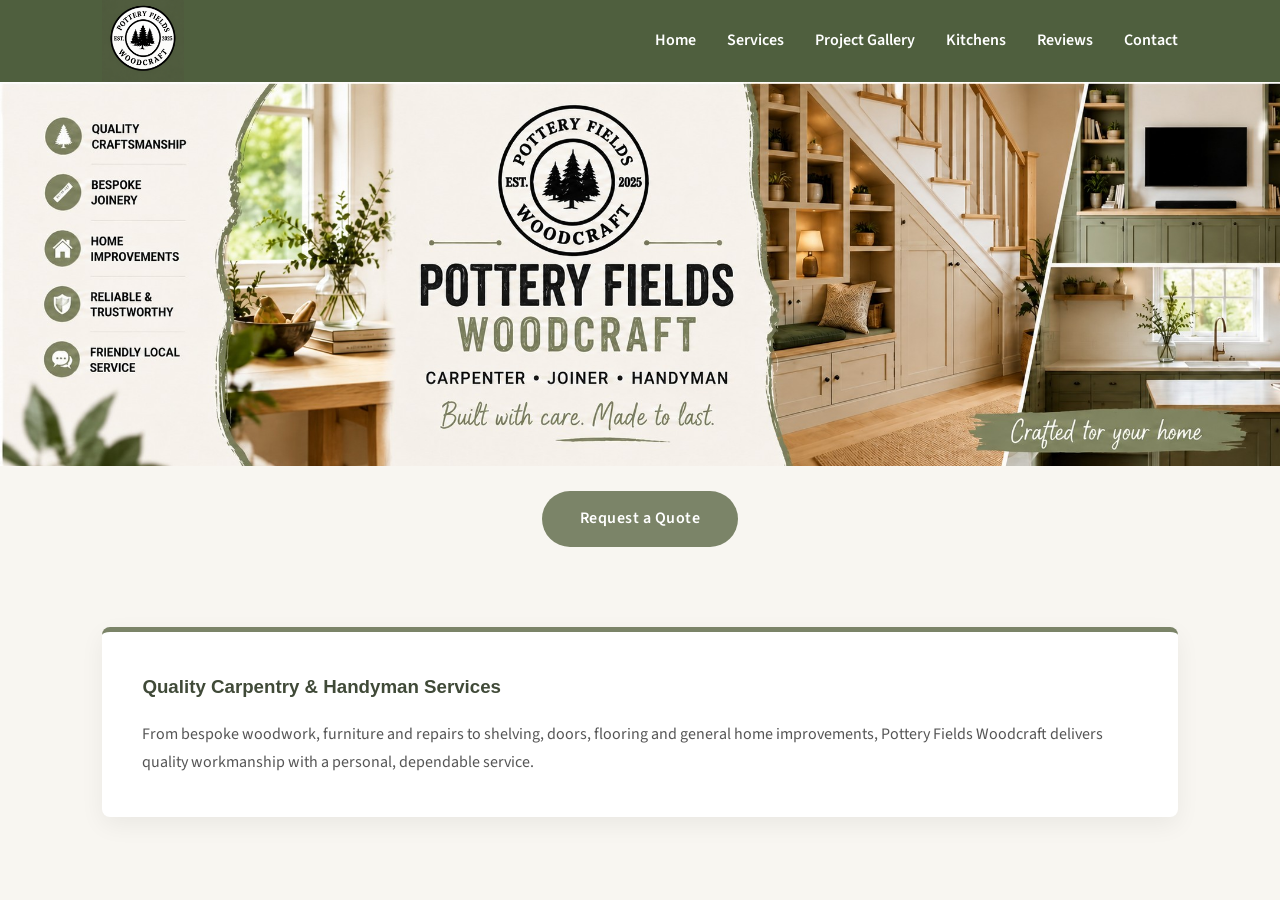
<file: index.html>
<!DOCTYPE html>
<html lang="en">
<head>
    <meta charset="UTF-8">
    <meta name="viewport" content="width=device-width, initial-scale=1.0">

    <title>Pottery Fields Woodcraft | All Carpentry and Joinery</title>

    <meta name="description" content="Pottery Fields Woodcraft.  High quality joinery and woodwork projects.">

    <link rel="stylesheet" href="style.css">

    <link rel="preconnect" href="https://fonts.googleapis.com">
    <link rel="preconnect" href="https://fonts.gstatic.com" crossorigin>

    <link href="https://fonts.googleapis.com/css2?family=Merriweather:wght@700&family=Source+Sans+3:wght@300;400;600&display=swap" rel="stylesheet">
</head>

<body>

<header>

  <div class="logo">
    <a href="index.html">
        <img src="images/pflogo.png"
             alt="Pottery Fields Woodcraft"
             class="logo-image">
    </a>
</div>

    <nav>
        <a href="index.html">Home</a>
        <a href="services.html">Services</a>
        <a href="gallery.html">Project Gallery</a>
        <a href="kitchens.html">Kitchens</a>
        <a href="reviews.html">Reviews</a>
        <a href="contact.html">Contact</a>
    </nav>

</header>

<section class="hero">
   

</section>

<section class="cta-section">
    <a href="contact.html" class="cta-button">
        Request a Quote
    </a>
</section>

<section class="features">

<div class="feature">

    <h3>Quality Carpentry &amp; Handyman Services</h3>

    <p>
        From bespoke woodwork, furniture and repairs to
        shelving, doors, flooring and general home 
        improvements, Pottery Fields Woodcraft delivers 
        quality workmanship with a personal, 
        dependable service.
    </p>

</div>

</section>

</body>
</html>
</file>
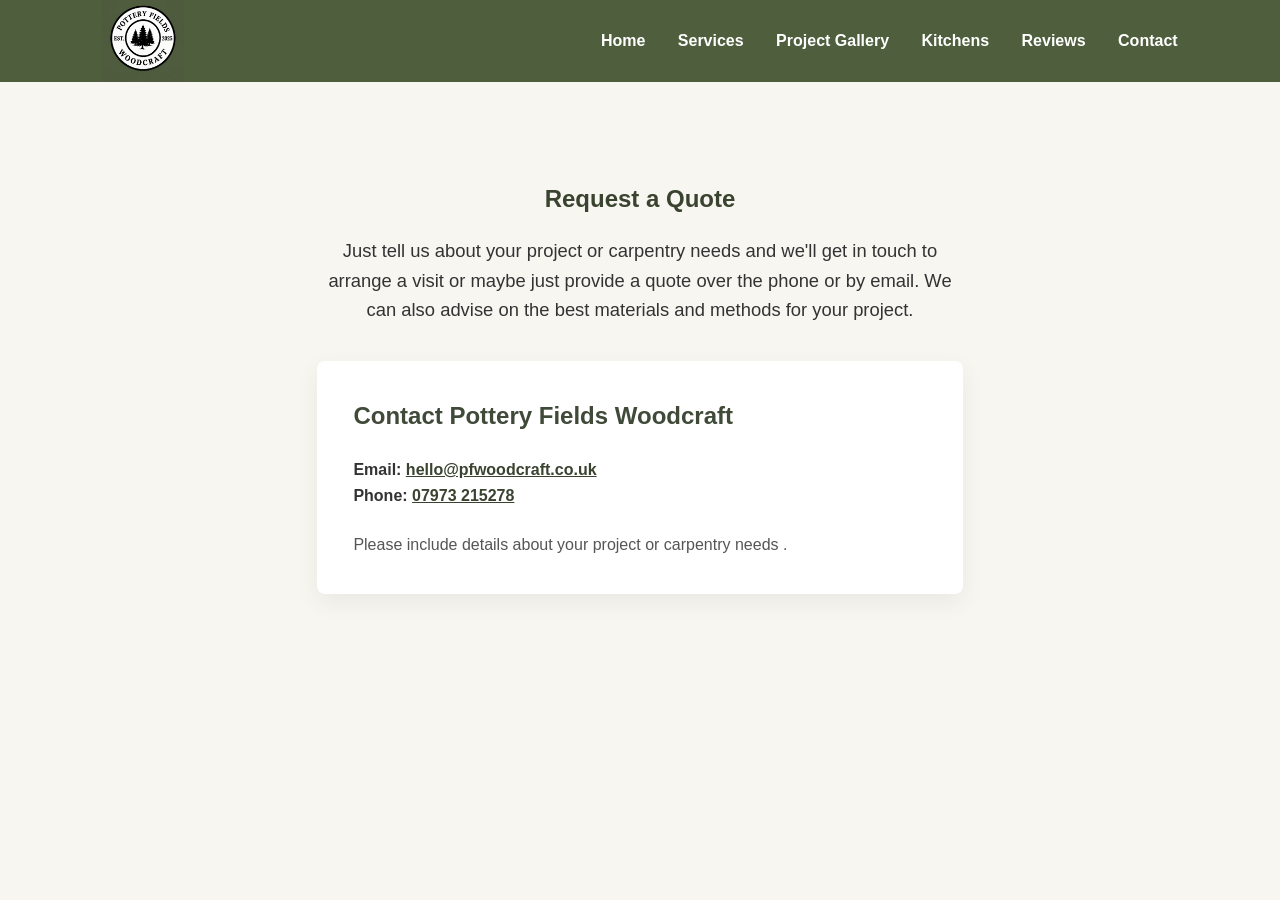
<file: contact.html>
<!DOCTYPE html>
<html lang="en">
<head>
    <meta charset="UTF-8">
    <meta name="viewport" content="width=device-width, initial-scale=1.0">
    <title>Contact | Pottery Fields Woodcraft</title>
    <meta name="description" content="Contact Pottery Fields Woodcraft to arrange carpentry and joinery services.">
    <link rel="stylesheet" href="style.css">
</head>

<body>

<header>

  <div class="logo">
    <a href="index.html">
        <img src="images/pflogo.png"
             alt="Pottery Fields Woodcraft"
             class="logo-image">
    </a>
</div>

    <nav>
        <a href="index.html">Home</a>
        <a href="services.html">Services</a>
        <a href="gallery.html">Project Gallery</a>
        <a href="kitchens.html">Kitchens</a>
        <a href="reviews.html">Reviews</a>
        <a href="contact.html">Contact</a>
    </nav>

</header>

<main class="page-content">

    <section class="contact-section">

        <h1>Request a Quote</h1>

        <p>
            Just tell us about your project or carpentry needs and we'll
            get in touch to arrange a visit or maybe just provide a quote over the phone or by email.  We can also advise on
            the best materials and methods for your project.
        </p>

        <div class="contact-card">

            <h2>Contact Pottery Fields Woodcraft</h2>

            <p>
                <strong>Email:</strong>
                <a href="mailto:hello@pfwoodcraft.co.uk">
                    hello@pfwoodcraft.co.uk
                </a>
            </p>

            <p>
                <strong>Phone:</strong>
                <a href="tel:07973215278">
                    07973 215278
                </a>
            </p>

            <p class="contact-note">
                Please include details about your project or carpentry needs
                .
            </p>

        </div>

    </section>

</main>
</file>
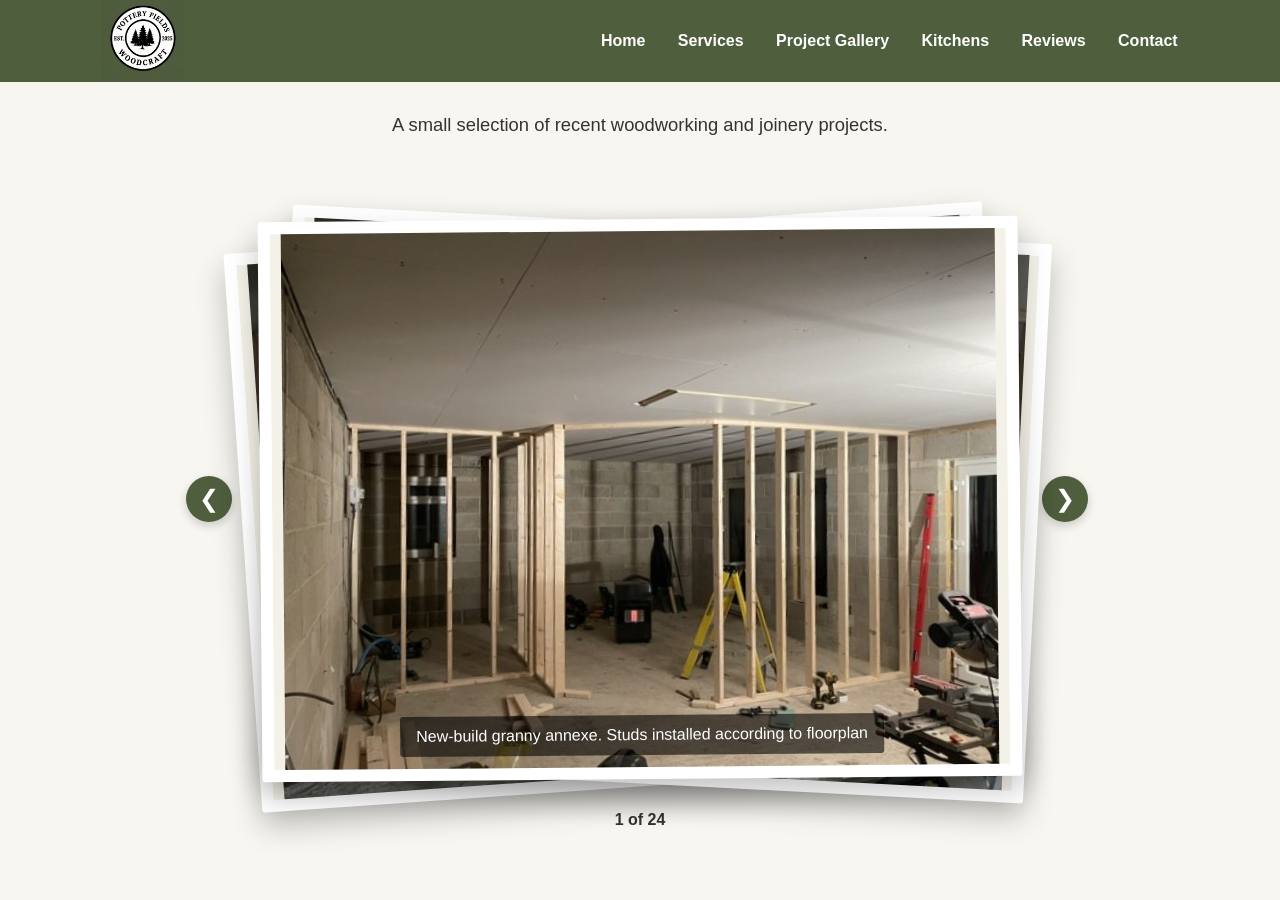
<file: gallery.html>
<!DOCTYPE html>
<html lang="en">
<head>
    <meta charset="UTF-8">
    <meta name="viewport" content="width=device-width, initial-scale=1.0">
    <title>Gallery | Pottery Fields Woodcraft</title>
    <meta name="description" content="Project gallery showing carpentry and joinery work by Pottery Fields Woodcraft.">
    <link rel="stylesheet" href="style.css">
</head>

<body>

<header>

  <div class="logo">
    <a href="index.html">
        <img src="images/pflogo.png"
             alt="Pottery Fields Woodcraft"
             class="logo-image">
    </a>
</div>

    <nav>
        <a href="index.html">Home</a>
        <a href="services.html">Services</a>
        <a href="gallery.html">Project Gallery</a>
        <a href="kitchens.html">Kitchens</a>
        <a href="reviews.html">Reviews</a>
        <a href="contact.html">Contact</a>
    </nav>

</header>

<main class="gallery-page">

    <section class="gallery-intro">
         <p>A small selection of recent woodworking and joinery projects.</p>
    </section>

   <section class="photo-gallery">

    <div class="gallery-stage">

        <button
            type="button"
            id="previousPhoto"
            class="gallery-arrow"
            aria-label="Previous photograph">
            &#10094;
        </button>

        <div class="photo-stack" id="photoStack">

            <figure class="photo-card photo-card-back">
                <img id="backImage" src="images/gallery/gp3.jpeg" alt="">
            </figure>

            <figure class="photo-card photo-card-middle">
                <img id="middleImage" src="images/gallery/gp2.jpeg" alt="">
            </figure>

            <figure class="photo-card photo-card-front">
                <img id="frontImage" src="images/gallery/gp1.jpeg" alt="">
                <figcaption id="photoCaption"></figcaption>
            </figure>

        </div>

        <button
            type="button"
            id="nextPhoto"
            class="gallery-arrow"
            aria-label="Next photograph">
            &#10095;
        </button>

    </div>

    <span id="photoCounter">1 of 23</span>

</section>
  


</main>
<script src="gallery.js"></script>
</body>
</html>
</file>
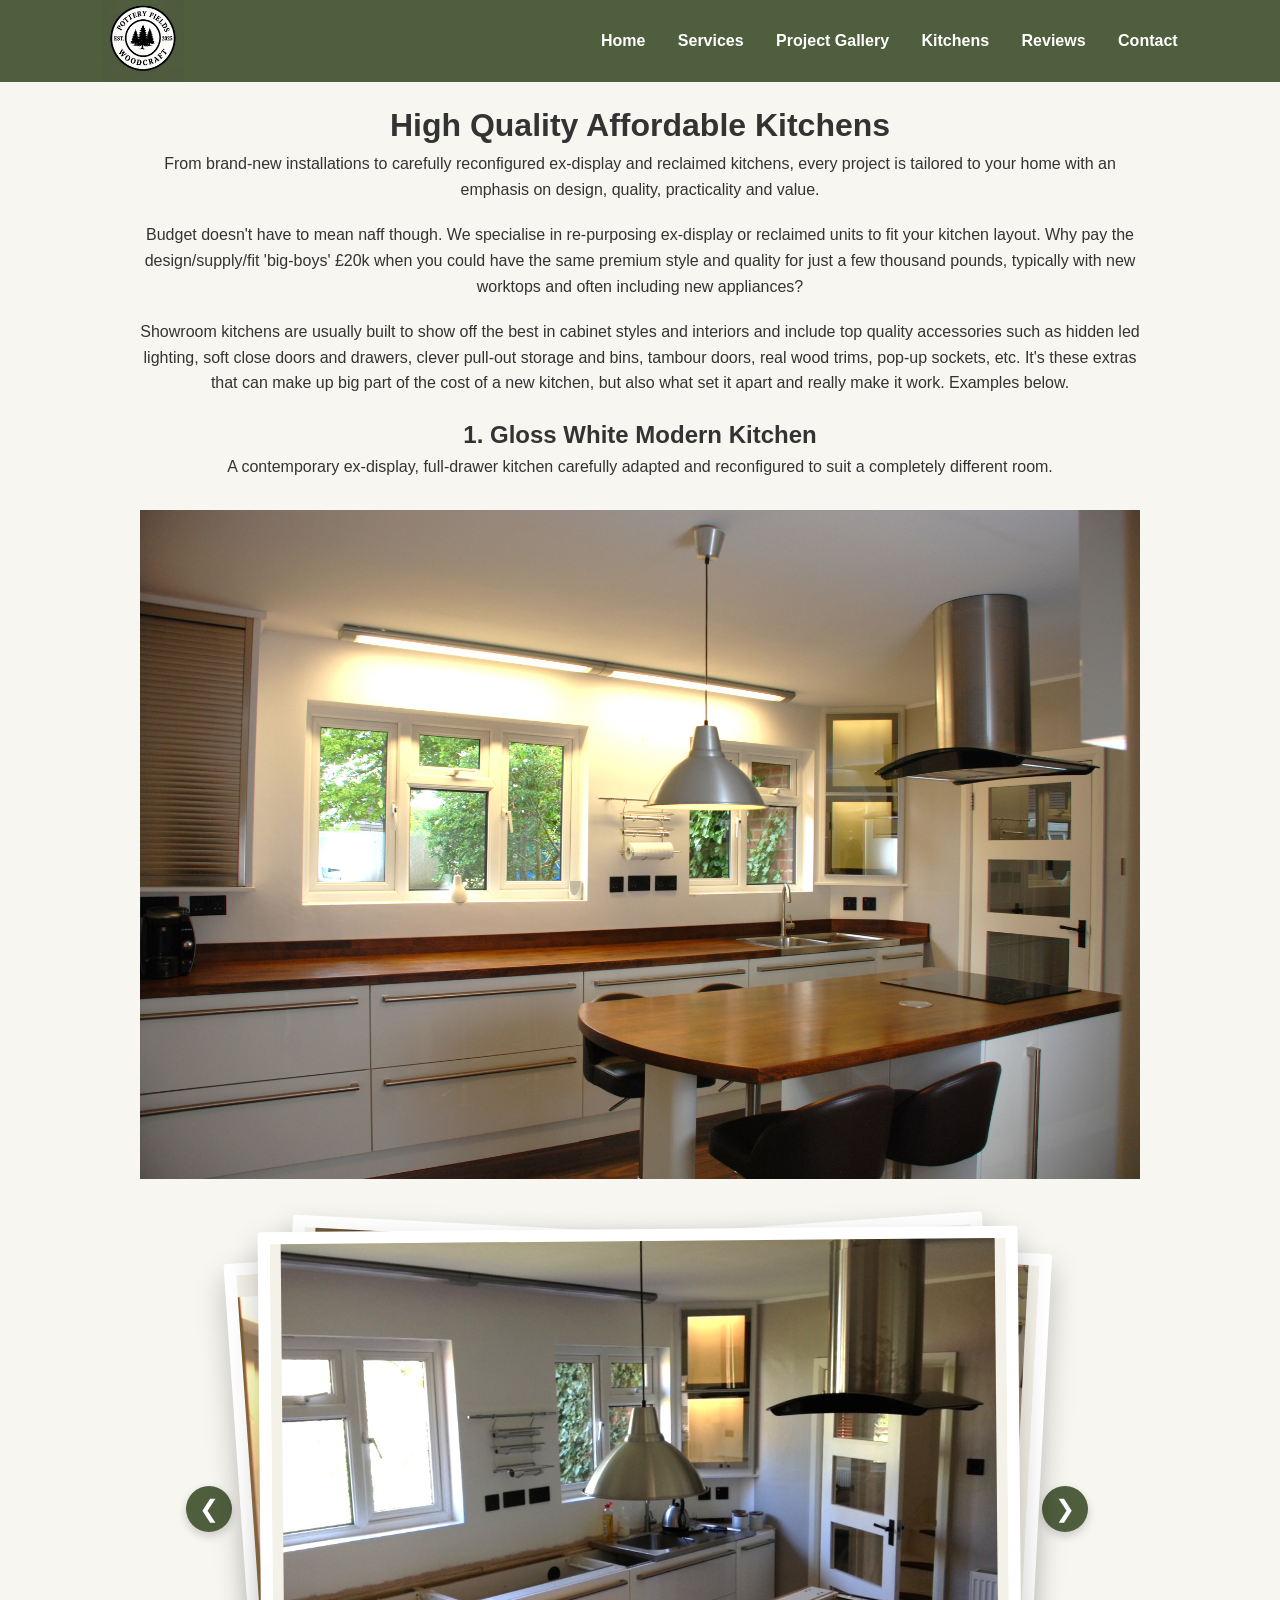
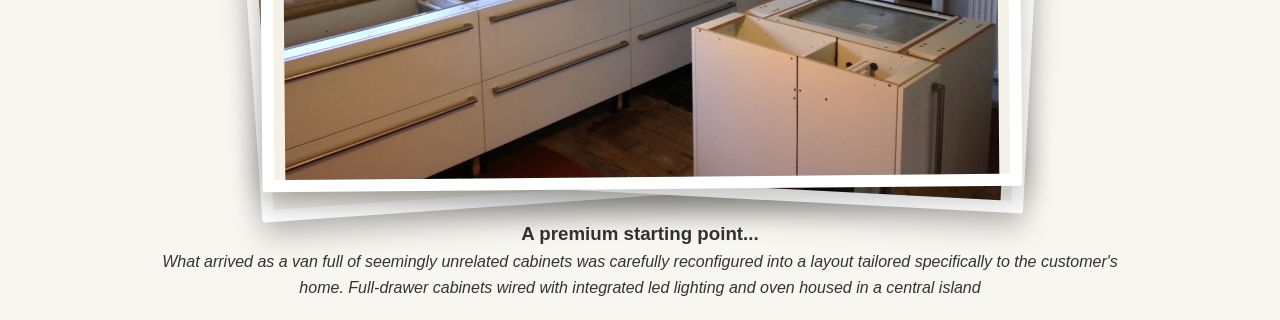
<file: kitchens.html>
<!DOCTYPE html>
<html lang="en">
<head>
    <meta charset="UTF-8">
    <meta name="viewport" content="width=device-width, initial-scale=1.0">
    <title>Contact | Pottery Fields Woodcraft</title>
    <meta name="description" content="Contact Pottery Fields Woodcraft to arrange carpentry and joinery services.">
    <link rel="stylesheet" href="style.css">
</head>

<body>

<header>

  <div class="logo">
    <a href="index.html">
        <img src="images/pflogo.png"
             alt="Pottery Fields Woodcraft"
             class="logo-image">
    </a>
</div>

    <nav>
        <a href="index.html">Home</a>
        <a href="services.html">Services</a>
        <a href="gallery.html">Project Gallery</a>
        <a href="kitchens.html">Kitchens</a>
        <a href="reviews.html">Reviews</a>
        <a href="contact.html">Contact</a>
    </nav>

</header>

<main class="kitchens-page">

    <h1> High Quality Affordable Kitchens</h1>

    <p>
        From brand-new installations to carefully reconfigured ex-display and reclaimed kitchens, every project is
        tailored to your home with an emphasis on design, quality, practicality and value.
    </p>

    <p> Budget doesn't have to mean naff though. We specialise in re-purposing ex-display or reclaimed units to fit your kitchen layout.
        Why pay the design/supply/fit 'big-boys' £20k when you could have the same premium style and quality for just a few
        thousand pounds, typically with new worktops and often including new appliances?
    </p>
<p>Showroom kitchens are usually built to show off the best in cabinet styles and interiors and include top quality accessories such as
    hidden led lighting, soft close doors and drawers, clever pull-out storage and bins, tambour doors, real wood trims, pop-up sockets, etc.
     It's these extras that can make up big part of the cost of a new kitchen, but also what set it apart and really make it work.  Examples below.
</p>

<section class="kitchen-case-study">

    <div class="case-study-heading">
             <h2>1. Gloss White Modern Kitchen</h2>

        <p>
            A contemporary ex-display, full-drawer kitchen carefully adapted
            and reconfigured to suit a completely different room.
        </p>
    </div>

    <!-- Main finished-kitchen image -->
    <figure class="kitchen-hero">
        <img
            src="images/kitchens/kga1.jpeg"
            alt="Completed gloss white modern kitchen">
    </figure>

<div class="kitchen-gallery">
</div>

<aside class="story-panel">
</aside>
    <!-- Changing photographs and narrative -->
    <section class="kitchen-story">

        <div class="kitchen-gallery">

            <div class="gallery-stage">

                <button
                    type="button"
                    id="previousPhoto"
                    class="gallery-arrow"
                    aria-label="Previous photograph">
                    &#10094;
                </button>

                <div class="photo-stack">

                    <figure class="photo-card photo-card-back">
                        <img
                            id="backImage"
                            src="images/kitchens/kga4.jpeg"
                            alt="">
                    </figure>

                    <figure class="photo-card photo-card-middle">
                        <img
                            id="middleImage"
                            src="images/kitchens/kga3.jpeg"
                            alt="">
                    </figure>

                    <figure class="photo-card photo-card-front">
                        <img
                            id="frontImage"
                            src="images/kitchens/kga2.jpeg"
                            alt="Gloss white kitchen installation">

                        <figcaption id="photoCaption"></figcaption>
                    </figure>

                </div>

                <button
                    type="button"
                    id="nextPhoto"
                    class="gallery-arrow"
                    aria-label="Next photograph">
                    &#10095;
                </button>

            </div>

       </div>

        <!-- Static placeholder for the narrative initially -->
        <aside class="story-panel">

            <h3 id="storyTitle">The Opportunity</h3>

            <p id="storyText">
                <em>
                    What started out as a van full of seemingly random cabinets laid out to suit 
                    the customer with a centre island and wiring for hidden lighting completed.  Cabinets,
                    sink and oven set in place.
                    Finished with 40mm solid walnut worktops, flooring, skirting and plinths plus a feature
                     drop down high-capacity extractor hood for ventilation.
                </em>
            </p>

        </aside>

    </section>

</section>
</main> 
<script src="kitchens.js"></script>
</body>
</file>
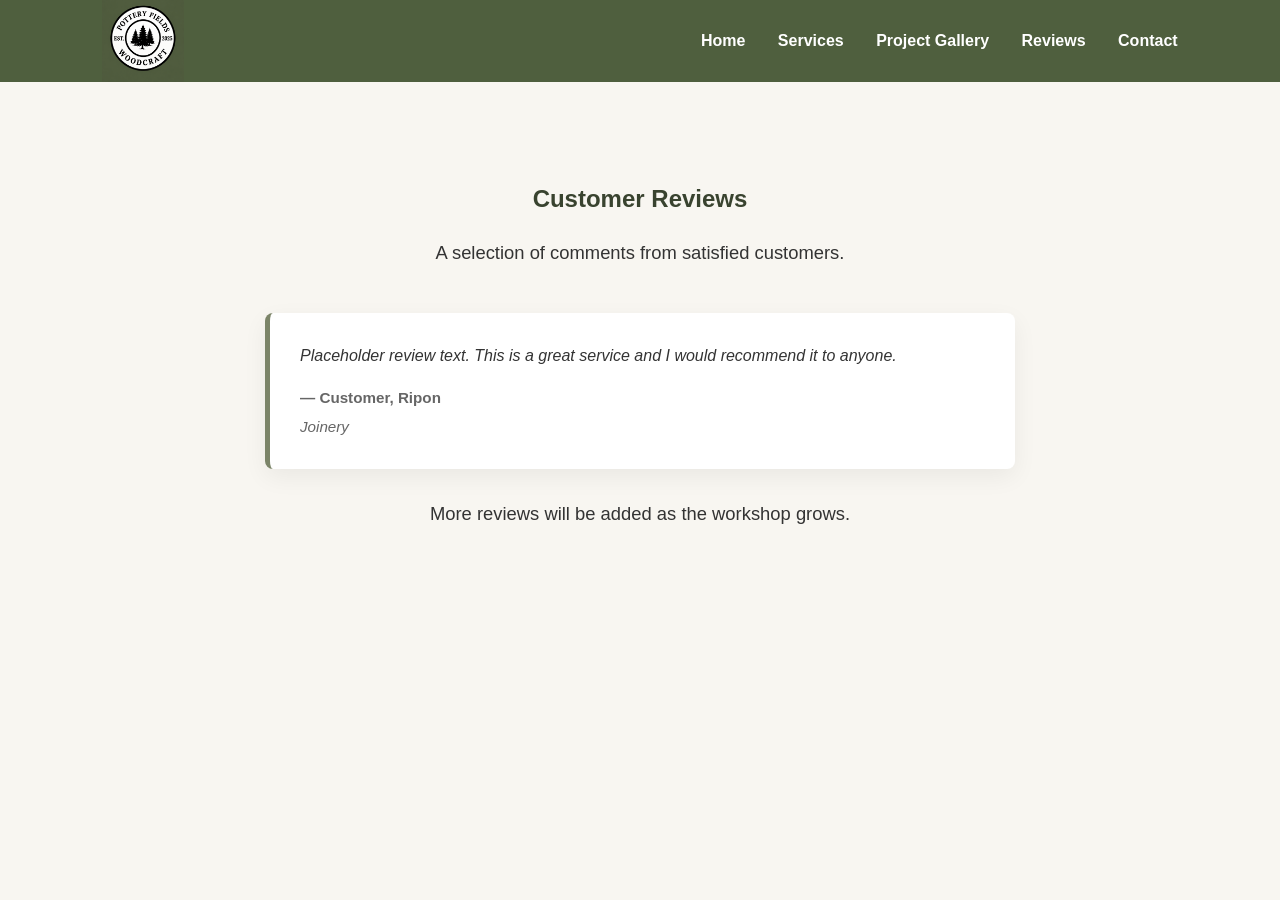
<file: reviews.html>
<!DOCTYPE html>
<html lang="en">
<head>
    <meta charset="UTF-8">
    <meta name="viewport" content="width=device-width, initial-scale=1.0">
    <title>Contact | Pottery Fields Woodcraft</title>
    <meta name="description" content="Contact Pottery Fields Woodcraft to arrange carpentry and joinery services.">
    <link rel="stylesheet" href="style.css">
</head>

<body>

<header>
    <div class="logo">
        <a href="index.html">
            <img src="images/pflogo.png"
                 alt="Pottery Fields Woodcraft"
                 class="logo-image">
        </a>
    </div>

    <nav>
        <a href="index.html">Home</a>
        <a href="services.html">Services</a>
        <a href="gallery.html">Project Gallery</a>
        <a href="reviews.html">Reviews</a>
        <a href="contact.html">Contact</a>
    </nav>
</header>

<main class="page-content">

<section class="reviews">

<h1>Customer Reviews</h1>

<p class="page-intro">
A selection of comments from satisfied customers.
</p>

<div class="review-card">

<p>
Placeholder review text.  This is a great service and I would recommend it to anyone.

<h4>— Customer, Ripon
</h4>
<p class="review-vehicle">
    Joinery
</p>

</div>



<p class="page-intro">
More reviews will be added as the workshop grows.
</p>

</section>

</main>
</file>
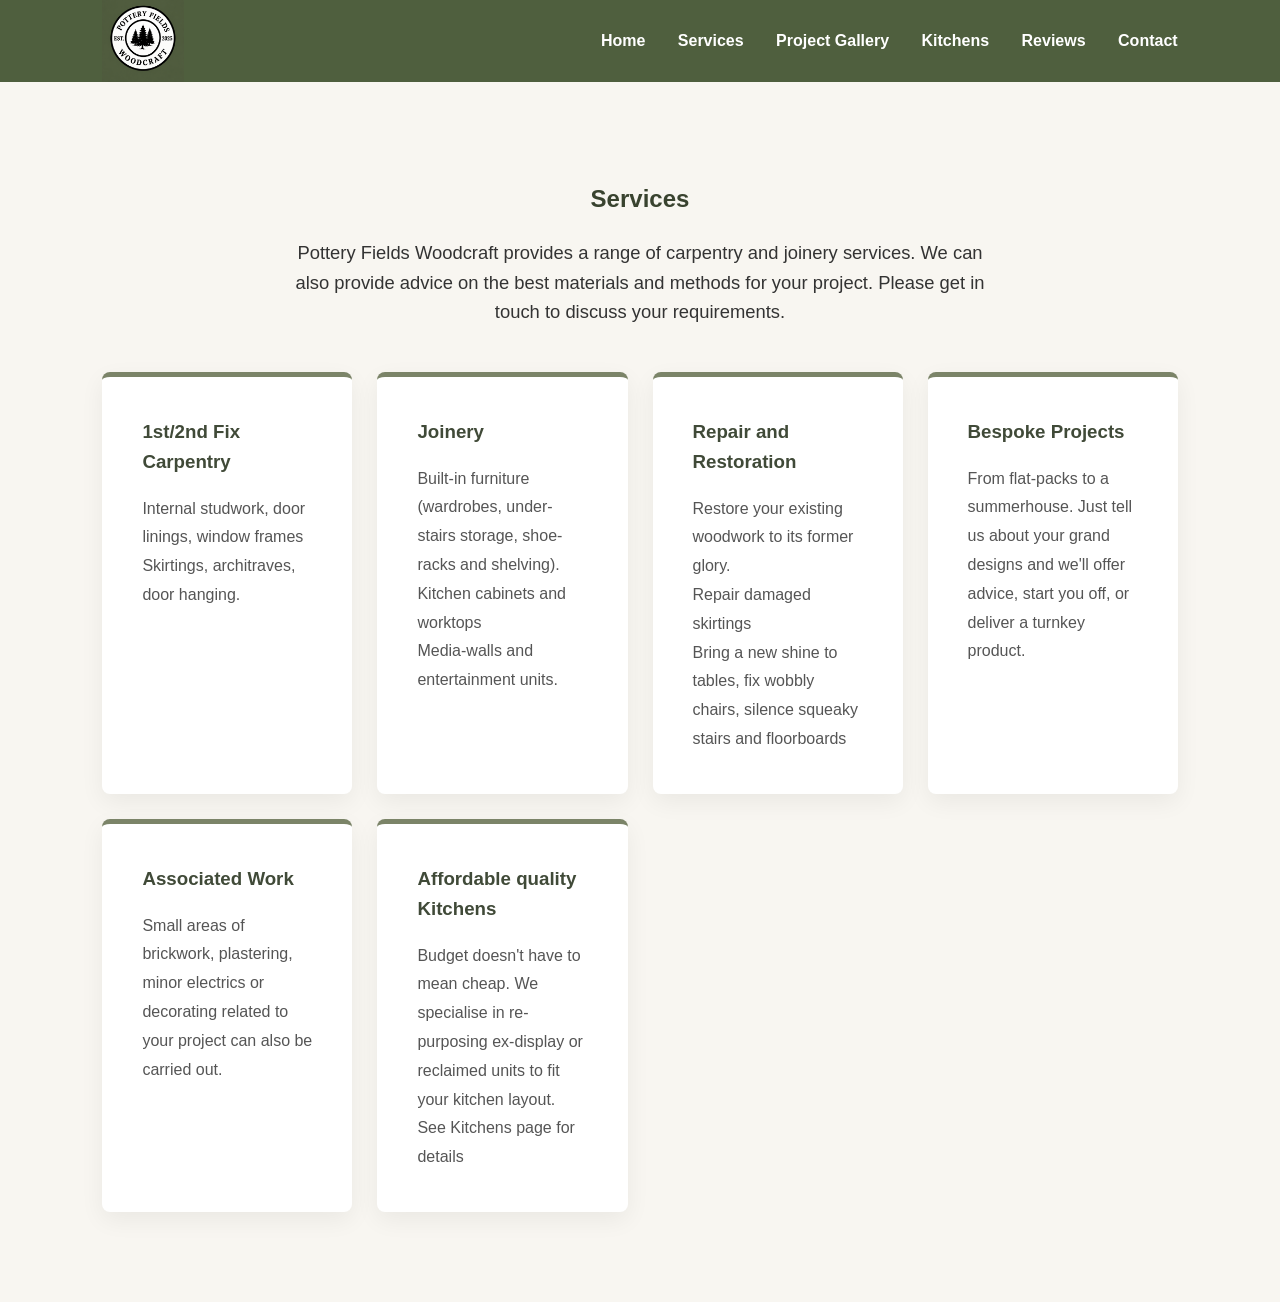
<file: services.html>
<!DOCTYPE html>
<html lang="en">
<head>
    <meta charset="UTF-8">
    <meta name="viewport" content="width=device-width, initial-scale=1.0">
    <title>Contact | Pottery Fields Woodcraft</title>
    <meta name="description" content="Contact Pottery Fields Woodcraft to arrange carpentry and joinery services.">
    <link rel="stylesheet" href="style.css">
</head>

<body>

<header>

  <div class="logo">
    <a href="index.html">
        <img src="images/pflogo.png"
             alt="Pottery Fields Woodcraft"
             class="logo-image">
    </a>
</div>

    <nav>
        <a href="index.html">Home</a>
        <a href="services.html">Services</a>
        <a href="gallery.html">Project Gallery</a>
        <a href="kitchens.html">Kitchens</a>
        <a href="reviews.html">Reviews</a>
        <a href="contact.html">Contact</a>
    </nav>

</header>

<main class="page-content">

<section class="services">

<h1>Services</h1>

<p class="page-intro">
Pottery Fields Woodcraft provides a range of carpentry and joinery services.  We can also provide advice on the best materials and methods for your project.  Please get in touch to discuss your requirements.
</p>

<div class="feature-grid">

<div class="feature">
<h3>1st/2nd Fix Carpentry</h3>
<p>Internal studwork, door linings, window frames</p>
<p>Skirtings, architraves, door hanging.</p>
</div>

<div class="feature">
<h3>Joinery</h3>
<p>Built-in furniture (wardrobes, under-stairs storage, shoe-racks and shelving).</p>
<p>Kitchen cabinets and worktops</p>
<p>Media-walls and entertainment units.</p>
</div>

<div class="feature">
<h3>Repair and Restoration</h3>
<p>Restore your existing woodwork to its former glory.</p>
<p>Repair damaged skirtings</p>
<p>Bring a new shine to tables, fix wobbly chairs, silence squeaky stairs and floorboards</p>
</div>

<div class="feature">
<h3>Bespoke Projects</h3>
<p>From flat-packs to a summerhouse.  Just tell us about your grand designs
   and we'll offer advice, start you off, or deliver a turnkey product.</p>
</div>

<div class="feature">
<h3>Associated Work</h3>
<p>Small areas of brickwork, plastering, minor electrics or decorating related to your
    project can also be carried out.</p>
</div>

<div class="feature">
<h3>Affordable quality Kitchens</h3>
<p>Budget doesn't have to mean cheap. We specialise in re-purposing ex-display or reclaimed units to fit
    your kitchen layout.  See Kitchens page for details</p>
</div>
</section>

</main>
</file>
<file: style.css>
/* RESET */

* {
    margin: 0;
    padding: 0;
    box-sizing: border-box;
}

body {
    font-family: 'Source Sans 3', sans-serif;
    color: #333;
    background: #f8f6f1;
    line-height: 1.6;
}

/* HEADER */

header {
    position: fixed;
    top: 0;
    left: 0;
    width: 100%;

    background: rgb(79, 95, 62);

    display: flex;
    justify-content: space-between;
    align-items: center;

    height: 82px;
    padding: 0 8%;
    z-index: 1000;
}

.logo {
    display: flex;
    align-items: center;
}

.logo-image {
    height: 82px;
    width: auto;
    display: block;
}

nav a {
    color: white;
    text-decoration: none;
    margin-left: 28px;
    font-weight: 600;
    transition: 0.25s;
}

nav a:hover {
    color: #d4b26a;
}

/* HERO */

.hero {
    margin-top: 82px;
    background: url("images/CylHead.jpeg");
    background-size: 100% auto;
    background-repeat: no-repeat;
    background-position: center top;
    min-height: 0;
    height: 30vw;
    display: flex;
    justify-content: center;
    align-items: center;

    text-align: center;
    color: white;

    padding: 3px;
}

.hero-content {
    max-width: 700px;
    width: 100%;
    transform: translateY(25px);
}

.hero-title {
    margin-bottom: 18px;
}

.hero-title h1 {
    margin: 0 0 0 0;
    font-family: 'Montserrat', sans-serif;
    font-size: 4rem;
     line-height: 1;
    letter-spacing: 2px;
}

.hero-subtitle {
    margin: 40px 0 0 0;
    font-size: 1.4rem;
    font-weight: 600;
    color: #ffffff;
}

.hero-service {
    margin-bottom: 18px;
}

.hero-service h2 {
    margin: 0;
    font-size: 2rem;
    font-weight: 600;
}

.hero-message {
    margin-bottom: 20px;
}

.hero-message p {
    margin: 0;
    font-size: 1.2rem;
    line-height: 1.7;
}

/* CALL TO ACTION BUTTON */

.cta-button {

    padding-top: 30px;

    text-align: center;

    display: inline-block;

    padding: 15px 38px;

    background: #7b8468;
    color: white;

    text-decoration: none;
    border-radius: 40px;

    font-weight: 600;
    letter-spacing: .5px;

    transition: 0.25s;
}

.cta-button:hover {
    background: #59624c;
    transform: translateY(-2px);
}

.cta-section {
    text-align: center;
    padding: 25px 0 35px;
    background: #f8f6f1;
}

.cta-section .cta-button {
    display: inline-block;
}
/* FEATURES */

.features {
    padding: 45px 8%;
    background: #f8f6f1;
    text-align: center;
}

.features h2 {
    font-family: 'Montserrat', sans-serif;
    margin-bottom: 50px;
    color: #39432f;
}

.feature-grid {
    display: grid;
    grid-template-columns: repeat(auto-fit, minmax(220px, 1fr));
    gap: 25px;
}

.feature {
    background: white;
    padding: 40px;

    border-top: 5px solid #7b8468;
    border-radius: 8px;

    box-shadow: 0 8px 24px rgba(0,0,0,.06);

    text-align: left;
    transition: 0.25s;
}

.feature:hover {
    transform: translateY(-6px);
}

.feature h3 {
    font-family: 'Montserrat', sans-serif;
    color: #404a38;
    margin-bottom: 18px;
}

.feature p {
    line-height: 1.8;
    color: #555;
}

/* ABOUT */

.about {
    background: white;
    padding: 90px 10%;
}

.about-text {
    max-width: 850px;
    margin: auto;
}

.about h2 {
    font-family: 'Montserrat', sans-serif;
    color: #39432f;
    margin-bottom: 35px;
    text-align: center;
}

.about p {
    margin-bottom: 22px;
    font-size: 1.15rem;
    line-height: 1.9;
}

/* MOBILE */

@media (max-width: 900px) {

    header {
        flex-direction: column;
        padding: 15px;
    }

    nav {
        margin-top: 15px;
    }

    nav a {
        margin: 0 10px;
    }

    .hero {
        min-height: 75vh;
    }

    .hero-content {
        transform: translateY(40px);
    }

    .hero-title h1 {
        font-size: 2.8rem;
    }

    .hero-subtitle {
        font-size: 1.2rem;
    }

    .hero-service h2 {
        font-size: 1.5rem;
    }

    .hero-message p {
        font-size: 1.05rem;
    }
}
/* GALLERY */

.page-content {
    padding-top: 110px;
}

.gallery-intro {
    padding: 70px 8% 45px;
    text-align: center;
}

.gallery-intro h1 {
    font-family: 'Montserrat', sans-serif;
    color: #39432f;
    margin-bottom: 18px;
}

.gallery-intro p {
    max-width: 650px;
    margin: 0 auto;
    font-size: 1.15rem;
}

.gallery-grid {
    display: grid;
    grid-template-columns: repeat(auto-fit, minmax(280px, 1fr));
    gap: 32px;
    padding: 0 8% 90px;
}

.gallery-card {
    background: white;
    border-radius: 8px;
    overflow: hidden;
    box-shadow: 0 8px 24px rgba(0,0,0,.06);
}

.gallery-card img {
    width: 100%;
    height: 240px;
    object-fit: cover;
    display: block;
}

.gallery-card h2 {
    font-family: 'Montserrat', sans-serif;
    color: #404a38;
    padding: 24px 24px 10px;
}

.gallery-card p {
    padding: 0 24px 28px;
    color: #555;
}
.project-photo {
    position: relative;
    overflow: hidden;
    border-radius: 6px;
}

.project-photo img {
    display: block;
    width: 100%;
}

.project-images {
    display: grid;
    grid-template-columns: repeat(4, 1fr);
    gap: 8px;
}

.project-photo {
    position: relative;
    overflow: hidden;
    border-radius: 6px;
    aspect-ratio: 4 / 3;
    background: #f8f6f1;
}

.project-photo img {
    width: 100%;
    height: 100%;
    object-fit: cover;
    display: block;
}

.project-photo figcaption {
    position: absolute;
    left: 0;
    right: 0;
    bottom: 0;

    padding: 28px 12px 10px;

    background: linear-gradient(
        transparent,
        rgba(0,0,0,0.72)
    );

    color: white;
    font-size: 0.85rem;
    font-weight: 600;
    line-height: 1.35;
}
.project-story {
    grid-column: 1 / -1;
}
.project-intro {
    max-width: 900px;
    margin: 6px 0 6px;
    font-size: 1.05rem;
    line-height: 1.7;
    color: #555;
}
.ww-tip {
    margin-top: 24px;
    padding-top: 16px;
    border-top: 2px solid #d4b26a;
}
.ww-tip p {
    font-style: italic;
}
.ww-tip-title {
    color: #39432f;
    font-weight: 700;
    font-family: 'Montserrat', sans-serif;
    margin-bottom: 8px;
}
/* CONTACT */

.contact-section {
    padding: 70px 8% 90px;
    max-width: 850px;
    margin: 0 auto;
}

.contact-section h1 {
    font-family: 'Montserrat', sans-serif;
    color: #39432f;
    margin-bottom: 18px;
    text-align: center;
}

.contact-section > p {
    text-align: center;
    font-size: 1.15rem;
    margin-bottom: 36px;
}

.contact-card {
    background: white;
    padding: 36px;
    border-radius: 8px;
    box-shadow: 0 8px 24px rgba(0,0,0,.06);
}

.contact-card h2 {
    font-family: 'Montserrat', sans-serif;
    color: #404a38;
    margin-bottom: 22px;
}

.contact-card a {
    color: #39432f;
    font-weight: 600;
}

.contact-note {
    margin-top: 24px;
    color: #555;
}
/* SERVICES & REVIEWS */

.page-intro {
    max-width: 700px;
    margin: 0 auto 45px;
    text-align: center;
    font-size: 1.15rem;
}

.services,
.reviews {
    padding: 70px 8% 90px;
}

.services h1,
.reviews h1 {
    text-align: center;
    color: #39432f;
    margin-bottom: 20px;
    font-family: 'Montserrat', sans-serif;
}

.review-card {
    max-width: 750px;
    margin: 30px auto;
    padding: 30px;
    background: white;
    border-left: 5px solid #7b8468;
    border-radius: 8px;
    box-shadow: 0 8px 24px rgba(0,0,0,.06);
}

.review-card h4 {
    margin-top: 18px;
    color: #666;
    font-size: 0.95rem;
    font-weight: 600;
}
.review-card p {
    font-style: italic;}
    
.review-vehicle {
    margin-top: 4px;
    font-size: 0.95rem;
    font-style: italic;
    color: #666;
}
.video-section {
    margin-top: 40px;
}

.video-section iframe {
    display: block;
    width: 100%;
    max-width: 360px;
    aspect-ratio: 9 / 16;
    margin: 25px auto;
    border: none;
    border-radius: 8px;
}
.video-card {
    background: #f4f4f4;
    border-radius: 8px;
    text-decoration: none;
    color: #39432f;

    display: flex;
    flex-direction: column;
    justify-content: center;
    align-items: center;

    min-height: 220px;

    transition: 0.25s ease;
}

.video-card:hover {
    background: #e9ece5;
    transform: translateY(-3px);
}

.play-icon {
    font-size: 3rem;
    margin-bottom: 10px;
}

.video-card h4 {
    margin: 0;
    font-family: 'Montserrat', sans-serif;
}

.video-card p {
    margin-top: 8px;
    text-align: center;
    font-style: italic;
}
.video-thumbnail {
    display: block;
    position: relative;
}

.youtube-play {
    position: absolute;
    top: 50%;
    left: 50%;
    transform: translate(-50%, -50%);

    width: 74px;
    height: 52px;
    border-radius: 14px;

    background: #ff0000;
    color: white;

    display: flex;
    align-items: center;
    justify-content: center;

    font-size: 2rem;
    line-height: 1;
}
/* =========================
   Stacked photo gallery
   ========================= */

.gallery-page {
    padding: 40px 20px 60px;
    text-align: center;
}

.gallery-intro {
    margin-bottom: 35px;
}

.photo-gallery {
    display: flex;
    flex-direction: column;
    align-items: center;
}

.photo-stack {
    position: relative;
    width: min(78vw, 760px);
    height: min(68vw, 560px);
    margin: 0 auto 35px;
}

.photo-card {
    position: absolute;
    inset: 0;
    margin: 0;
    padding: 12px;
    background: white;
    border-radius: 3px;
    box-shadow: 0 14px 30px rgba(0, 0, 0, 0.24);
    overflow: hidden;
    transition: transform 0.35s ease;
}

.photo-card img {
    width: 100%;
    height: 100%;
    display: block;
    object-fit: contain;
    background: #f4f1e8;
}

.photo-card-back {
    z-index: 1;
    transform: translate(-18px, 8px) rotate(-4deg);
}

.photo-card-middle {
    z-index: 2;
    transform: translate(18px, 5px) rotate(3deg);
}

.photo-card-front {
    z-index: 3;
    transform: rotate(-0.5deg);
}

.gallery-controls {
    display: flex;
    align-items: center;
    justify-content: center;
    gap: 24px;
}

.gallery-controls button {
    width: 46px;
    height: 46px;
    border: none;
    border-radius: 50%;
    background: #4F5F3E;
    color: white;
    font-size: 1.5rem;
    cursor: pointer;
}

.gallery-controls button:hover {
    background: #7b8468;
}

#photoCounter {
    min-width: 70px;
    font-weight: 600;
}

@media (max-width: 700px) {
    .photo-stack {
        width: 86vw;
        height: 115vw;
        max-height: 620px;
    }

    .photo-card {
        padding: 8px;
    }
}
/* Gallery controls beside the photographs */

.gallery-stage {
    display: grid;
    grid-template-columns: 52px minmax(0, 760px) 52px;
    align-items: center;
    justify-content: center;
    gap: 22px;
    width: 100%;
}

.gallery-arrow {
    width: 46px;
    height: 46px;
    padding: 0;
    border: none;
    border-radius: 50%;
    background: #4F5F3E;
    color: white;
    font-size: 1.5rem;
    line-height: 1;
    cursor: pointer;
    box-shadow: 0 4px 10px rgba(0, 0, 0, 0.18);
}

.gallery-arrow:hover {
    background: #7b8468;
}

.gallery-arrow:focus-visible {
    outline: 3px solid #d4b26a;
    outline-offset: 3px;
}

.gallery-stage .photo-stack {
    width: 100%;
    margin-bottom: 0;
}

.kitchens-page {
    text-align: center;
    padding-top: 100px;
    padding-left: 20px;
    padding-right: 20px;
}

.kitchens-page p {
    width: min(90%, 1000px);
    margin: 0 auto 20px;
}

.kitchen-hero {
    width: min(90%, 1000px);
    margin: 30px auto 50px;
}

.kitchen-hero img {
    display: block;
    width: 100%;
    height: auto;
}

.kitchen-gallery {
    margin-bottom: 30px;
}

#photoCounter {
    display: block;
    margin-top: 28px;
    font-weight: 600;
}

/* Caption overlay */

#photoCaption {
    position: absolute;
    left: 50%;
    bottom: 24px;
    transform: translateX(-50%);
    width: max-content;
    max-width: calc(100% - 60px);
    padding: 9px 16px;
    border-radius: 3px;
    background: rgba(0, 0, 0, 0.58);
    color: white;
    text-align: center;
    line-height: 1.4;
    opacity: 0;
    transition: opacity 0.25s ease;
}

#photoCaption:not(:empty) {
    opacity: 1;
}

/* Clickable front photograph */

.photo-card-front {
    cursor: pointer;
}

@media (max-width: 700px) {
    .gallery-stage {
        grid-template-columns: 38px minmax(0, 1fr) 38px;
        gap: 5px;
    }

    .gallery-arrow {
        width: 38px;
        height: 38px;
        font-size: 1.2rem;
        position: relative;
        z-index: 5;
    }

    #previousPhoto {
        transform: translateX(10px);
    }

    #nextPhoto {
        transform: translateX(-10px);
    }

    #photoCaption {
        bottom: 18px;
        max-width: calc(100% - 35px);
        padding: 8px 12px;
        font-size: 0.9rem;
    }
}
</file>
